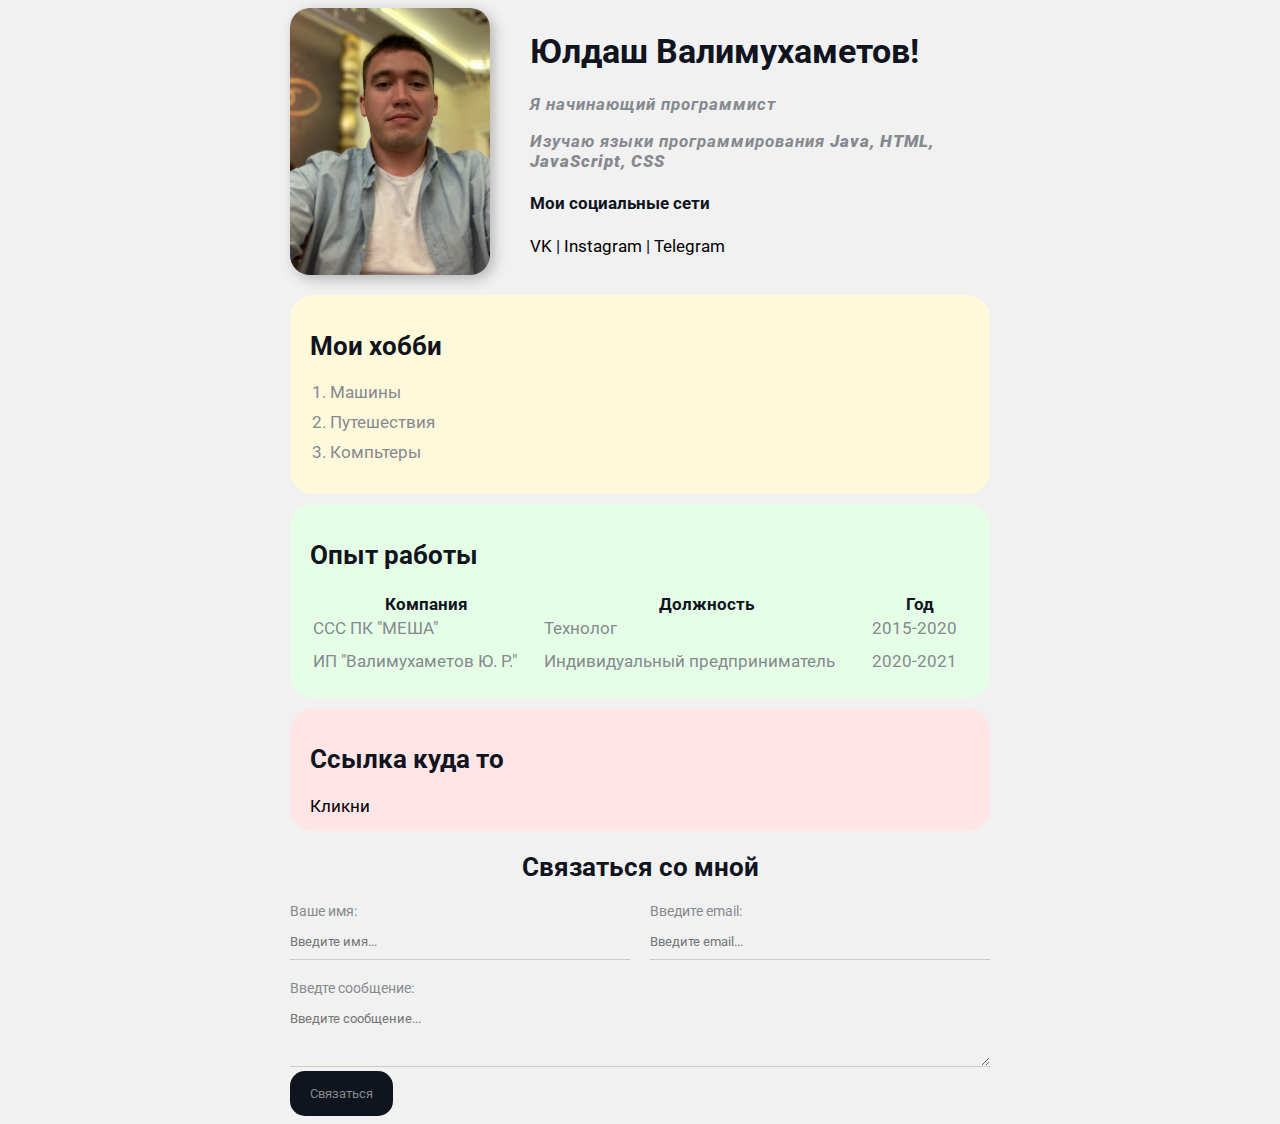
<file: index.html>
<!DOCTYPE html>
<html>
    <head>
        <meta charset="UTF-8">
        <title>Юлдаш резюме</title>
        <link rel="stylesheet" href="styles.css">
    </head>
    <body>
        <div class="container">
                <div class="info">
                    <img  src="avatar.jpg" alt="Картинка не найдена" class="avatar"/>
                    <div class="info-text">
                        <h1>Юлдаш Валимухаметов!</h1>
                        <p>Я начинающий программист</p>
                        <p>Изучаю языки программирования <strong>Java, HTML, JavaScript, CSS </strong></p>
                            <h4>Мои социальные сети</h4>
                                <a href="https://vk.com/starpermega" target="_blank">VK</a>
                                |
                                <a href="https://instagram.com/yuldash94" target="_blank">Instagram</a>
                                |
                                <a href="https://t.me/yuldash94" target="_blank">Telegram</a>   
                    </div>
                </div> 
                <div class="card bg-yellow">
                    <h2>Мои хобби</h2>
                    <ol class="list">
                        <li>Машины</li>
                        <li>Путешествия</li>
                        <li>Компьтеры</li>
                    </ol>
                </div>
                <div class="card bg-green">
                    <h2>Опыт работы</h2>
                        <Table class="table" >
                            <thead>
                                <tr>
                                    <th>Компания</th>
                                    <th>Должность</th>
                                    <th>Год</th>
                                </tr>
                            </thead>
                            <tbody>
                                <tr>
                                    <td>ССС ПК "МЕША"</td>
                                    <td>Технолог</td>
                                    <td>2015-2020</td>
                                </tr>
                                <tr>
                                    <td>ИП "Валимухаметов Ю. Р."</td>
                                    <td>Индивидуальный предприниматель</td>
                                    <td>2020-2021</td>
                                </tr>
                            </tbody>
                        </Table>
                </div>
                <div class="card bg-red">
                    <h2>Ссылка куда то</h2>
                    <a href="second.html">Кликни</a>
                </div>
                <div class="contact">
                    <h2>Связаться со мной</h2>
                        <form action="">
                            <div class="row">
                                <div class="form-group">
                                    <label for="name">Ваше имя:</label>
                                    <input type="text" id="name" placeholder="Введите имя...">
                                </div>
                                <div class="form-group">
                                    <label for="email">Введите email:</label>
                                    <input type="text" id="email" placeholder="Введите email...">
                                </div>
                            </div>
                            <div class="form-group">
                                <label for="text">Введте сообщение:</label>
                                <textarea name="" id="text" cols="30" rows="3" placeholder="Введите сообщение..."></textarea>
                            </div>
                                <input type="submit" value="Связаться" class="btn">

                        </form>
                </div>   
        </div>
    </body>
</html>
</file>
<file: styles.css>
@import url('https://fonts.googleapis.com/css2?family=Roboto&display=swap');

body {
    background-color: #f1f1f1;
    color: #0f141e;

    font-size: 17px;
    font-weight: normal;
    font-family: 'Roboto', sans-serif;
}

a{
    color: black;
    text-decoration: none;

}

a:hover{
    text-decoration: underline;
}

a:active{
    color: blanchedalmond;
}

.avatar {
    width: 200px;
    border-radius: 20px;
    box-shadow: 4px 4px 14px rgba(0, 0, 0, 0.25);
}

.info p {
    color: #86898f;
    margin-bottom: 10px;
    font-style: italic;
    font-weight: bold;
    text-decoration: none;
    letter-spacing: 1px;
}

.container {
    max-width: 700px;
    margin: auto;    
}

/*.social {
    background: gainsboro; 
    padding: 5px 10px; 
    border: 5px solid gray;  
    margin: auto;
}*/

.bg-yellow{
    background: #fff9dc;
}

.bg-green{
    background: #e5ffe7;
}

.bg-red{
    background: #ffe5e5;
}

.card{
    padding: 15px 20px;
    margin-top: 10px;
    margin-bottom: 10px;
    border-radius: 23px;
}

.list{
    padding: 0 20px;
}
.list li {
    color: #86898f;
    margin-bottom: 10px;
}

.table {
    width: 100%;
}
.table td{
    padding-bottom: 10px;
}
.table td:nth-child(1), .table td:nth-child(2), .table td:nth-child(3){
    color: #86898f;    
}

.contact h2 {
    text-align: center;
    
}

.form-group label{
    display: block;
    font-size: 14px;
    color: #86898f;
}
.form-group input, .form-group textarea{
    width: 100%;
    box-sizing: border-box;
    border: none;
    background: transparent;
    border-bottom: 1px solid #ccc;
    color: #000;
    padding: 15px 0 10px;
    font-family: inherit;
    outline: none;
}

.row {
    display: flex;
    margin-bottom: 20px;
}

.row >.form-group{
    width: 50%;
    margin-right: 20px;
}
.row >.form-group:last-child{
    margin-right: 0;
}
.info{
    display: flex;
    margin-bottom: 20px;
}

@media(max-width: 700px) {
    .info{
        text-align: center;
        display: block;
    }
}
.info-text{
    margin-left: 40px;
}
.btn{
    background: #0f141e;
    color: #86898f;
    padding: 15px 20px;
    font-family: inherit;
    border: none;
    border-radius: 15px;
    cursor: pointer;
}
.btn:hover{
    opacity: 0.9;
}
</file>
